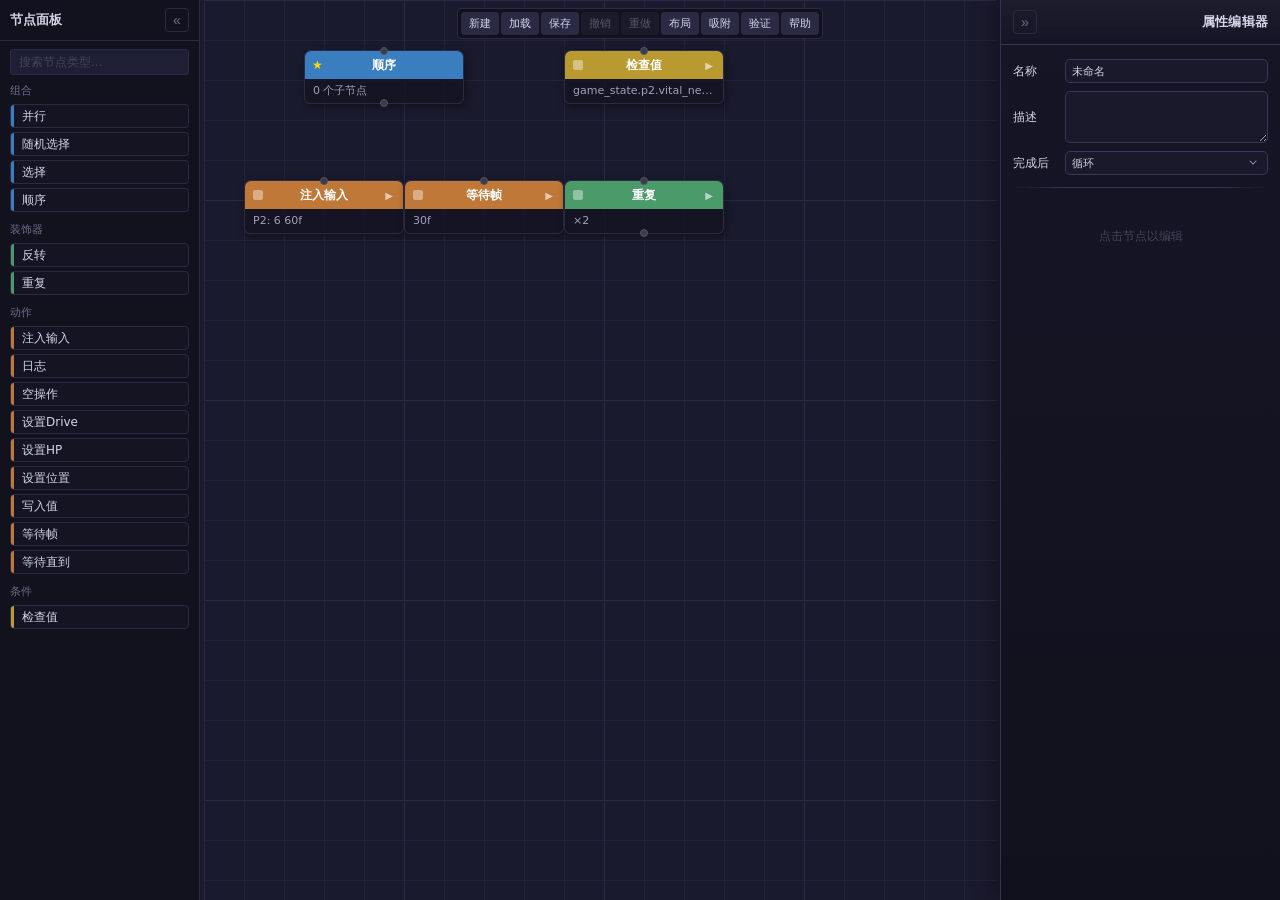
<file: reframework/data/UltimateTrainingRoom/editor/v3.html>
<!DOCTYPE html>
<html lang="zh-CN">
<head>
<meta charset="UTF-8">
<meta name="viewport" content="width=device-width, initial-scale=1.0">
<title>行为树编辑器 v3</title>
<link rel="stylesheet" href="style.css">
</head>
<body>

<div id="app">
  <!-- ===== 左面板：Node Palette ===== -->
  <div id="left-panel">
    <div class="panel-collapse-btn-collapsed" id="left-expand-btn" title="展开面板">»</div>
    <div class="panel-header">
      <span id="left-panel-title">节点面板</span>
      <button class="panel-collapse-btn" id="left-collapse-btn" title="折叠面板">«</button>
    </div>
    <div class="panel-body" id="left-panel-body">
      <input type="text" class="search-box" id="node-search" placeholder="搜索节点类型...">
      <div id="node-palette-list"></div>
    </div>
  </div>

  <!-- ===== 左分隔条 ===== -->
  <div class="divider" id="left-divider"></div>

  <!-- ===== 中央画布区 ===== -->
  <div id="canvas-area">
    <canvas id="grid-canvas"></canvas>
    <canvas id="connection-canvas"></canvas>
    <div id="node-container"></div>
    <div id="selection-rect"></div>

    <!-- 工具栏 -->
    <div id="toolbar">
      <button class="toolbar-btn" id="btn-new">新建</button>
      <button class="toolbar-btn" id="btn-load">加载</button>
      <button class="toolbar-btn" id="btn-save">保存</button>
      <button class="toolbar-btn disabled" id="btn-undo">撤销</button>
      <button class="toolbar-btn disabled" id="btn-redo">重做</button>
      <button class="toolbar-btn" id="btn-layout">布局</button>
      <button class="toolbar-btn" id="btn-snap">吸附</button>
      <button class="toolbar-btn" id="btn-validate">验证</button>
      <button class="toolbar-btn" id="btn-help">帮助</button>
    </div>
  </div>

  <!-- ===== 右分隔条 ===== -->
  <div class="divider" id="right-divider"></div>

  <!-- ===== 右面板：Properties Editor ===== -->
  <div id="right-panel">
    <div class="panel-collapse-btn-collapsed" id="right-expand-btn" title="展开面板">«</div>
    <div class="panel-header">
      <button class="panel-collapse-btn" id="right-collapse-btn" title="折叠面板">»</button>
      <span id="right-panel-title">属性编辑器</span>
    </div>
    <div class="panel-body" id="right-panel-body">
      <p class="placeholder-text" id="right-panel-placeholder">点击节点以编辑</p>
    </div>
  </div>
</div>

<div id="context-menu" class="context-menu"></div>
<div id="validation-panel" class="validation-panel">
    <div class="validation-panel-header">
    <span id="validation-title">验证问题</span>
    <button class="panel-collapse-btn" id="btn-close-validation" title="关闭">×</button>
  </div>
  <div id="validation-panel-list" class="validation-panel-list"></div>
</div>
<div id="help-overlay" class="help-overlay">
  <div class="help-dialog">
    <div class="help-dialog-header">
      <span id="help-title">快捷键帮助</span>
      <button class="panel-collapse-btn" id="btn-close-help" title="关闭">×</button>
    </div>
    <div class="help-dialog-body">
      <div class="help-key">F</div><div class="help-desc" id="help-desc-fit">适应视图</div>
      <div class="help-key">R</div><div class="help-desc" id="help-desc-root">设为 Root</div>
      <div class="help-key">Escape</div><div class="help-desc" id="help-desc-escape">取消当前操作 / 取消选中</div>
      <div class="help-key">Delete</div><div class="help-desc" id="help-desc-delete">删除选中节点或连线</div>
      <div class="help-key">Ctrl+Z</div><div class="help-desc" id="help-desc-undo">撤销</div>
      <div class="help-key">Ctrl+Shift+Z</div><div class="help-desc" id="help-desc-redo">重做</div>
      <div class="help-key">Ctrl+C / V / X</div><div class="help-desc" id="help-desc-copy">复制 / 粘贴 / 剪切</div>
      <div class="help-key">Shift+拖拽</div><div class="help-desc" id="help-desc-shift-drag">临时禁用吸附</div>
    </div>
  </div>
</div>
<div id="recovery-banner" class="recovery-banner">
  <div class="recovery-banner-text" id="recovery-banner-text">检测到未保存的树</div>
  <button class="toolbar-btn" id="btn-recover-tree">恢复</button>
  <button class="toolbar-btn" id="btn-discard-recovery">放弃</button>
</div>

<script type="module" src="js/main.js"></script>
</body>
</html>
</file>
<file: reframework/data/UltimateTrainingRoom/editor/style.css>
/* ============================================================
   CSS Variables — 色彩体系 & 全局 token
   ============================================================ */
:root {
  /* 画布 */
  --canvas-bg: #1a1a2e;
  --grid-fine: #222240;
  --grid-coarse: #2a2a45;

  /* 面板 */
  --panel-bg: #12121e;
  --panel-border: #2a2a45;

  /* 文字 */
  --text-primary: #d4d4e8;
  --text-secondary: #6c6c8a;
  --text-disabled: #44445a;

  /* 交互 */
  --accent: #5a9bf6;
  --danger: #e05555;

  /* 类别色 */
  --cat-composite: #3a7ebf;
  --cat-decorator: #4a9a6a;
  --cat-action: #c07838;
  --cat-condition: #b89a30;

  /* 控件 */
  --btn-bg: #2a2a45;
  --btn-hover: #3a3a55;
  --input-bg: #1e1e34;
  --input-border: #2a2a45;

  /* 圆角 */
  --radius-node: 6px;
  --radius-btn: 4px;
  --radius-input: 3px;
  --radius-popup: 8px;

  /* 字体 */
  --font: 'Segoe UI', system-ui, sans-serif;
}

/* ============================================================
   Reset & Base
   ============================================================ */
*, *::before, *::after { margin: 0; padding: 0; box-sizing: border-box; }

html, body {
  width: 100%; height: 100%;
  overflow: hidden;
  font-family: var(--font);
  font-size: 12px;
  color: var(--text-primary);
  background: var(--canvas-bg);
  user-select: none;
}

/* ============================================================
   Layout — 三栏 flex
   ============================================================ */
#app {
  display: flex;
  width: 100%; height: 100%;
}

/* ---------- 左面板 ---------- */
#left-panel {
  width: 200px;
  min-width: 0;
  background: var(--panel-bg);
  border-right: 1px solid var(--panel-border);
  display: flex;
  flex-direction: column;
  overflow: hidden;
  position: relative;
  flex-shrink: 0;
}

#left-panel.collapsed { width: 0 !important; border-right: none; overflow: visible; }
#left-panel.collapsed > *:not(.panel-collapse-btn-collapsed) { display: none; }

/* ---------- 分隔条 ---------- */
.divider {
  width: 4px;
  cursor: col-resize;
  background: transparent;
  flex-shrink: 0;
  position: relative;
  z-index: 10;
}
.divider.active { background: #3a5a8f; }

/* ---------- 中央画布区 ---------- */
#canvas-area {
  flex: 1;
  position: relative;
  overflow: hidden;
  background: var(--canvas-bg);
}

#grid-canvas {
  position: absolute;
  top: 0; left: 0;
  width: 100%; height: 100%;
  z-index: 0;
}

#node-container {
  position: absolute;
  top: 0; left: 0;
  width: 0; height: 0;
  z-index: 1;
  transform-origin: 0 0;
}

#connection-canvas {
  position: absolute;
  top: 0; left: 0;
  width: 100%; height: 100%;
  z-index: 0;
  pointer-events: none;
}

#selection-rect {
  position: absolute;
  display: none;
  border: 1px solid rgba(90,155,246,0.9);
  background: rgba(90,155,246,0.16);
  box-shadow: inset 0 0 0 1px rgba(255,255,255,0.08);
  pointer-events: none;
  z-index: 5;
}

/* ---------- 右面板 ---------- */
#right-panel {
  width: 280px;
  min-width: 0;
  background: linear-gradient(180deg, #151526 0%, #11111d 100%);
  border-left: 1px solid #323252;
  box-shadow: -8px 0 20px rgba(0,0,0,0.28);
  display: flex;
  flex-direction: column;
  overflow: hidden;
  position: relative;
  flex-shrink: 0;
}

#right-panel.collapsed { width: 0 !important; border-left: none; overflow: visible; }
#right-panel.collapsed > *:not(.panel-collapse-btn-collapsed) { display: none; }

#right-panel .panel-header {
  padding: 10px 12px;
  border-bottom: 1px solid #343456;
  background: linear-gradient(180deg, rgba(255,255,255,0.03) 0%, rgba(255,255,255,0) 100%);
}

#right-panel-title {
  letter-spacing: 0.2px;
}

#right-panel .panel-body {
  padding: 12px;
}

#right-panel .panel-body::-webkit-scrollbar {
  width: 6px;
}

#right-panel .panel-body::-webkit-scrollbar-thumb {
  background: #35355a;
  border-radius: 4px;
}

#right-panel .panel-body::-webkit-scrollbar-thumb:hover {
  background: #43436b;
}

.panel-header {
  display: flex;
  align-items: center;
  justify-content: space-between;
  padding: 8px 10px;
  border-bottom: 1px solid var(--panel-border);
  font-size: 13px;
  font-weight: bold;
  flex-shrink: 0;
}

.panel-collapse-btn {
  background: none;
  border: 1px solid var(--panel-border);
  color: var(--text-secondary);
  cursor: pointer;
  font-size: 14px;
  width: 24px; height: 24px;
  display: flex;
  align-items: center;
  justify-content: center;
  border-radius: var(--radius-btn);
  flex-shrink: 0;
}
.panel-collapse-btn:hover { background: var(--btn-hover); color: var(--text-primary); }

/* 折叠后的展开按钮 — 贴在分隔条旁 */
.panel-collapse-btn-collapsed {
  display: none;
  position: absolute;
  top: 8px;
  background: var(--panel-bg);
  border: 1px solid var(--panel-border);
  color: var(--text-secondary);
  cursor: pointer;
  font-size: 14px;
  width: 24px; height: 24px;
  align-items: center;
  justify-content: center;
  border-radius: var(--radius-btn);
  z-index: 20;
}
.panel-collapse-btn-collapsed:hover { background: var(--btn-hover); color: var(--text-primary); }

#left-panel.collapsed .panel-collapse-btn-collapsed {
  display: flex;
  right: -28px;
}
#right-panel.collapsed .panel-collapse-btn-collapsed {
  display: flex;
  left: -28px;
}

.panel-body {
  flex: 1;
  overflow-y: auto;
  padding: 8px 10px;
}

.panel-body::-webkit-scrollbar { width: 5px; }
.panel-body::-webkit-scrollbar-track { background: transparent; }
.panel-body::-webkit-scrollbar-thumb { background: var(--panel-border); border-radius: 3px; }
.panel-body::-webkit-scrollbar-thumb:hover { background: var(--btn-hover); }

/* ============================================================
   工具栏 — 画布上方居中浮动
   ============================================================ */
#toolbar {
  position: fixed;
  top: 8px;
  left: 50%;
  transform: translateX(-50%);
  z-index: 100;
  display: flex;
  gap: 2px;
  background: var(--panel-bg);
  border: 1px solid var(--panel-border);
  border-radius: var(--radius-btn);
  padding: 3px;
}

.toolbar-btn {
  background: var(--btn-bg);
  border: none;
  color: var(--text-primary);
  cursor: pointer;
  font-family: var(--font);
  font-size: 11px;
  padding: 4px 8px;
  border-radius: var(--radius-btn);
  white-space: nowrap;
}
.toolbar-btn:hover { background: var(--btn-hover); }
.toolbar-btn:active { background: var(--accent); color: #fff; }
.toolbar-btn.disabled {
  opacity: 0.35;
  cursor: pointer;
}

/* ============================================================
   右面板内容占位
   ============================================================ */
.placeholder-text {
  color: var(--text-disabled);
  text-align: center;
  margin-top: 40px;
  font-size: 12px;
}

/* ============================================================
   搜索框
   ============================================================ */
.search-box {
  width: 100%;
  padding: 5px 8px;
  background: var(--input-bg);
  border: 1px solid var(--input-border);
  border-radius: var(--radius-input);
  color: var(--text-primary);
  font-family: var(--font);
  font-size: 12px;
  outline: none;
  margin-bottom: 8px;
}
.search-box::placeholder { color: var(--text-disabled); }
.search-box:focus { border-color: var(--accent); }

.palette-group {
  margin-bottom: 10px;
}

.palette-group-title {
  font-size: 11px;
  color: var(--text-secondary);
  margin-bottom: 6px;
}

.palette-item {
  display: grid;
  grid-template-columns: 3px 1fr;
  align-items: center;
  min-height: 24px;
  margin-bottom: 4px;
  background: rgba(22, 22, 36, 0.72);
  border: 1px solid #2a2a45;
  border-radius: 4px;
  cursor: pointer;
  overflow: hidden;
}

.palette-item:hover {
  border-color: #4a4a68;
  background: rgba(28, 28, 44, 0.88);
}

.palette-item-strip {
  align-self: stretch;
}

.palette-item-name {
  padding: 0 8px;
  font-size: 12px;
  color: var(--text-primary);
}

.palette-drag-preview {
  position: fixed;
  width: 160px;
  height: 28px;
  border-radius: 6px;
  box-shadow: 2px 6px 14px rgba(0,0,0,0.45);
  overflow: hidden;
  pointer-events: none;
  z-index: 200;
  opacity: 0.82;
}

.palette-drag-preview-title {
  height: 100%;
  display: flex;
  align-items: center;
  justify-content: center;
  color: #fff;
  font-size: 12px;
  font-weight: bold;
}

/* ============================================================
   右键菜单
   ============================================================ */
.context-menu {
  position: fixed;
  min-width: 180px;
  background: #1c1c2f;
  border: 1px solid #343453;
  border-radius: 6px;
  box-shadow: 0 10px 24px rgba(0,0,0,0.4);
  padding: 4px;
  z-index: 300;
  display: none;
}

.context-menu.open {
  display: block;
}

.context-menu-item {
  position: relative;
  display: flex;
  align-items: center;
  justify-content: space-between;
  gap: 12px;
  min-height: 24px;
  padding: 0 8px;
  border-radius: 4px;
  color: var(--text-primary);
  font-size: 11px;
  cursor: pointer;
  white-space: nowrap;
}

.context-menu-item:hover {
  background: rgba(90,155,246,0.16);
}

.context-menu-item.disabled {
  color: var(--text-disabled);
  cursor: default;
}

.context-menu-item.disabled:hover {
  background: transparent;
}

.context-menu-separator {
  height: 1px;
  margin: 4px 2px;
  background: #31314b;
}

.context-menu-arrow {
  color: var(--text-secondary);
}

.context-submenu {
  position: absolute;
  top: 0;
  left: 100%;
  min-width: 180px;
  background: #1c1c2f;
  border: 1px solid #343453;
  border-radius: 6px;
  box-shadow: 0 10px 24px rgba(0,0,0,0.4);
  padding: 4px;
  display: none;
}

.context-menu-item:hover > .context-submenu {
  display: block;
}

/* ============================================================
   节点 — HTML div 渲染
   ============================================================ */
.bt-node {
  position: absolute;
  width: 160px;
  border-radius: var(--radius-node);
  border: 1px solid var(--panel-border);
  box-shadow: 2px 3px 8px rgba(0,0,0,0.4);
  cursor: default;
  font-family: var(--font);
  transition: box-shadow 0.15s;
}
.bt-node:hover {
  border-color: #505068;
  box-shadow: 3px 5px 16px rgba(0,0,0,0.6), 0 0 4px rgba(90,155,246,0.15);
}
.bt-node.selected {
  border-color: color-mix(in srgb, var(--node-cat-color, var(--accent)) 72%, #ffffff 28%);
  box-shadow: 0 0 0 1px color-mix(in srgb, var(--node-cat-color, var(--accent)) 55%, transparent), 0 0 8px 2px var(--node-cat-color, var(--accent));
}
.bt-node.multi-selected {
  border-color: color-mix(in srgb, var(--node-cat-color, var(--accent)) 55%, #ffffff 12%);
  box-shadow: 0 0 0 1px color-mix(in srgb, var(--node-cat-color, var(--accent)) 35%, transparent), 0 0 5px 1px rgba(90,155,246,0.22);
}
.bt-node.connection-valid-node {
  border-color: color-mix(in srgb, var(--node-cat-color, var(--accent)) 75%, #ffffff 25%);
  box-shadow: 0 0 0 1px color-mix(in srgb, var(--node-cat-color, var(--accent)) 45%, transparent), 0 0 10px 2px color-mix(in srgb, var(--node-cat-color, var(--accent)) 65%, transparent);
}

.bt-node-validation {
  position: absolute;
  right: -6px;
  top: -6px;
  width: 0;
  height: 0;
  border-left: 8px solid transparent;
  border-right: 8px solid transparent;
  border-bottom: 14px solid #d9aa33;
  filter: drop-shadow(0 0 4px rgba(0,0,0,0.45));
  display: none;
}

.bt-node-validation.error {
  border-bottom-color: #d05757;
}

.bt-node.has-validation .bt-node-validation {
  display: block;
}

/* ============================================================
   验证面板
   ============================================================ */
.validation-panel {
  position: fixed;
  right: 20px;
  bottom: 20px;
  width: 300px;
  max-height: 320px;
  display: none;
  flex-direction: column;
  background: rgba(28, 28, 47, 0.98);
  border: 1px solid #343453;
  border-radius: 8px;
  box-shadow: 0 12px 28px rgba(0,0,0,0.36);
  z-index: 260;
  overflow: hidden;
}

.validation-panel.open {
  display: flex;
}

.validation-panel-header {
  display: flex;
  align-items: center;
  justify-content: space-between;
  padding: 8px 10px;
  border-bottom: 1px solid var(--panel-border);
  font-size: 12px;
  font-weight: bold;
}

.validation-panel-list {
  overflow-y: auto;
  padding: 6px;
  display: flex;
  flex-direction: column;
  gap: 4px;
}

.validation-item {
  padding: 6px 8px;
  border: 1px solid #31314b;
  border-radius: 6px;
  background: rgba(22, 22, 36, 0.72);
  cursor: pointer;
}

.validation-item:hover {
  border-color: #4a4a68;
}

.validation-item-title {
  font-size: 11px;
  color: var(--text-primary);
}

.validation-item-meta {
  margin-top: 2px;
  font-size: 10px;
  color: var(--text-secondary);
}

.validation-item.error {
  border-color: rgba(208,87,87,0.35);
}

.validation-item.warning {
  border-color: rgba(217,170,51,0.35);
}

/* ============================================================
   帮助弹窗
   ============================================================ */
.help-overlay {
  position: fixed;
  inset: 0;
  background: rgba(8, 10, 18, 0.62);
  display: none;
  align-items: center;
  justify-content: center;
  z-index: 280;
}

.help-overlay.open {
  display: flex;
}

.help-dialog {
  width: 420px;
  max-width: calc(100vw - 32px);
  background: rgba(28, 28, 47, 0.98);
  border: 1px solid #343453;
  border-radius: 8px;
  box-shadow: 0 12px 28px rgba(0,0,0,0.36);
  overflow: hidden;
}

.help-dialog-header {
  display: flex;
  align-items: center;
  justify-content: space-between;
  padding: 10px 12px;
  border-bottom: 1px solid var(--panel-border);
  font-size: 12px;
  font-weight: bold;
}

.help-dialog-body {
  padding: 10px 12px;
  display: grid;
  grid-template-columns: 120px 1fr;
  gap: 8px 12px;
  font-size: 11px;
}

.help-key {
  color: var(--text-primary);
}

.help-desc {
  color: var(--text-secondary);
}

/* ============================================================
   节点状态
   ============================================================ */
.bt-node.disabled {
  filter: grayscale(0.75);
}

/* 标题栏 */
.bt-node-title {
  height: 28px;
  display: flex;
  align-items: center;
  justify-content: center;
  padding: 0 8px;
  border-radius: var(--radius-node) var(--radius-node) 0 0;
  background: var(--node-cat-color, var(--accent));
  font-size: 12px;
  font-weight: bold;
  color: #fff;
  position: relative;
  cursor: default;
}
.bt-node.selected .bt-node-title {
  filter: brightness(1.15);
}

/* 标题图标（左侧绝对定位）— 用于激活/关闭节点 */
.bt-node-icon {
  position: absolute;
  left: 8px;
  top: 50%;
  transform: translateY(-50%);
  width: 10px; height: 10px;
  border-radius: 2px;
  background: rgba(255,255,255,0.4);
  cursor: pointer;
}
.bt-node-icon:hover { background: rgba(255,255,255,0.7); }
.bt-node.disabled .bt-node-icon {
  background: rgba(0,0,0,0.28);
  box-shadow: inset 0 0 0 1px rgba(255,255,255,0.18);
}

/* Root 节点：隐藏小方块，显示 ★ */
.bt-node.is-root .bt-node-icon { display: none; }

/* Root 标记（左侧绝对定位，与小方块同位置） */
.bt-node-root-mark {
  display: none;
  position: absolute;
  left: 7px;
  top: 50%;
  transform: translateY(-50%);
  font-size: 12px;
  color: #ffd700;
}
.bt-node.is-root .bt-node-root-mark { display: block; }

/* 标题文字（居中） */
.bt-node-name {
  overflow: hidden;
  text-overflow: ellipsis;
  white-space: nowrap;
  text-align: center;
}

/* 三角展开图标（右侧绝对定位） */
.bt-node-toggle {
  position: absolute;
  right: 6px;
  top: 50%;
  transform: translateY(-50%);
  font-size: 10px;
  color: rgba(255,255,255,0.6);
  cursor: pointer;
  width: 16px;
  text-align: center;
}
.bt-node-toggle:hover { color: #fff; }
.bt-node-toggle.hidden { display: none; }

/* 摘要区 */
.bt-node-summary {
  padding: 3px 8px;
  font-size: 11px;
  color: #a0a0be;
  background: rgba(18, 18, 30, 0.7);
  border-radius: 0 0 var(--radius-node) var(--radius-node);
  min-height: 18px;
  line-height: 18px;
  overflow: hidden;
  text-overflow: ellipsis;
  white-space: nowrap;
}

/* 展开区（属性编辑） */
.bt-node-props {
  padding: 4px 8px 6px;
  background: rgba(18, 18, 30, 0.7);
  border-radius: 0 0 var(--radius-node) var(--radius-node);
  display: none;
}
.bt-node.expanded .bt-node-props { display: block; }
.bt-node.expanded .bt-node-summary { display: none; }

.bt-node-prop-row {
  display: flex;
  align-items: center;
  min-height: 24px;
  gap: 6px;
  font-size: 11px;
  margin-top: 4px;
}
.bt-node-prop-label {
  color: var(--text-secondary);
  width: 52px;
  flex-shrink: 0;
  text-align: right;
  overflow: hidden;
  text-overflow: ellipsis;
  white-space: nowrap;
}
.bt-node-prop-input {
  flex: 1;
  min-width: 0;
  height: 20px;
  padding: 2px 6px;
  background: rgba(24, 24, 38, 0.95);
  border: 1px solid #30304a;
  border-radius: var(--radius-input);
  color: var(--text-primary);
  font-family: var(--font);
  font-size: 11px;
  outline: none;
}
.bt-node-prop-input[type="number"] {
  appearance: textfield;
  -moz-appearance: textfield;
}
.bt-node-prop-input[type="number"]::-webkit-outer-spin-button,
.bt-node-prop-input[type="number"]::-webkit-inner-spin-button {
  -webkit-appearance: none;
  margin: 0;
}
.bt-node-prop-input:hover { border-color: #40405f; }
.bt-node-prop-input:focus {
  border-color: var(--accent);
  box-shadow: 0 0 0 1px rgba(90,155,246,0.18);
}

.bt-node-prop-select {
  position: relative;
  flex: 1;
  min-width: 0;
}

.bt-node-prop-select-btn {
  width: 100%;
  height: 20px;
  padding: 2px 24px 2px 6px;
  background: rgba(24, 24, 38, 0.95);
  border: 1px solid #30304a;
  border-radius: var(--radius-input);
  color: var(--text-primary);
  font-family: var(--font);
  font-size: 11px;
  text-align: left;
  cursor: pointer;
  position: relative;
}

.bt-node-prop-select-btn::before,
.bt-node-prop-select-btn::after {
  content: '';
  position: absolute;
  right: 10px;
  top: 50%;
  width: 5px;
  height: 1px;
  background: #8f96b8;
  transform-origin: center;
}

.bt-node-prop-select-btn::before {
  transform: translateY(-1px) rotate(45deg);
  right: 13px;
}

.bt-node-prop-select-btn::after {
  transform: translateY(-1px) rotate(-45deg);
  right: 10px;
}

.bt-node-prop-select:hover .bt-node-prop-select-btn {
  border-color: #40405f;
}

.bt-node-prop-select.open .bt-node-prop-select-btn,
.bt-node-prop-select-btn:focus {
  border-color: var(--accent);
  box-shadow: 0 0 0 1px rgba(90,155,246,0.18);
}

.bt-node-prop-select-menu {
  display: none;
  position: absolute;
  top: calc(100% + 4px);
  left: 0;
  right: 0;
  background: #202033;
  border: 1px solid #3b4663;
  border-radius: 4px;
  box-shadow: 0 10px 20px rgba(0,0,0,0.35);
  overflow: hidden;
  z-index: 50;
}

.bt-node-prop-select.open .bt-node-prop-select-menu {
  display: block;
}

.bt-node-prop-select-option {
  display: block;
  width: 100%;
  padding: 5px 8px;
  background: transparent;
  border: none;
  color: var(--text-primary);
  font-family: var(--font);
  font-size: 11px;
  text-align: left;
  cursor: pointer;
}

.bt-node-prop-select-option.active {
  background: rgba(90,155,246,0.10);
}

.bt-node-prop-select-option:hover,
.bt-node-prop-select-option:focus-visible {
  background: rgba(90,155,246,0.20);
}

.bt-node-prop-checkbox {
  width: 14px;
  height: 14px;
  margin: 0;
  accent-color: var(--accent);
}

/* 端口 — 外层为扩大的点击/悬停区域，内层伪元素为可见圆点 */
.bt-port {
  position: absolute;
  left: 50%;
  width: 20px; height: 20px;
  margin-left: -10px;
  border-radius: 50%;
  background: transparent;
  z-index: 2;
  cursor: crosshair;
}
.bt-port::after {
  content: '';
  position: absolute;
  top: 50%; left: 50%;
  width: 8px; height: 8px;
  margin: -4px 0 0 -4px;
  border-radius: 50%;
  background: #3a3a55;
  border: 1.5px solid #555;
  transition: transform 0.1s, background 0.1s, box-shadow 0.1s;
}
.bt-port:hover::after {
  transform: scale(1.3);
  background: var(--node-cat-color, var(--accent));
  box-shadow: 0 0 6px 2px var(--node-cat-color, var(--accent));
}
.bt-port-in { top: -10px; }
.bt-port-out { bottom: -10px; }
.bt-port.connection-valid::after {
  background: var(--node-cat-color, var(--accent));
  border-color: rgba(255,255,255,0.45);
  box-shadow: 0 0 0 1px rgba(255,255,255,0.18), 0 0 8px 2px var(--node-cat-color, var(--accent));
  animation: port-pulse 0.9s ease-in-out infinite;
}

@keyframes port-pulse {
  0%, 100% { transform: scale(1); }
  50% { transform: scale(1.22); }
}

/* ============================================================
   右侧 Inspector 面板
   ============================================================ */
.inspector-node-section {
  display: flex;
  flex-direction: column;
  gap: 10px;
  padding-top: 10px;
}

.inspector-node-section-multi {
  padding-top: 10px;
}

.inspector-top {
  display: flex;
  align-items: flex-start;
  justify-content: space-between;
  gap: 16px;
}

.inspector-tree {
  display: flex;
  flex-direction: column;
  gap: 8px;
  padding: 2px 0 0;
}

.inspector-section-divider {
  height: 1px;
  background: linear-gradient(90deg, transparent 0%, #333356 20%, #333356 80%, transparent 100%);
  margin: 4px 0 0;
}

.inspector-divider {
  height: 1px;
  background: linear-gradient(90deg, transparent 0%, #333356 20%, #333356 80%, transparent 100%);
  margin: 2px 0;
}

.inspector-meta {
  display: grid;
  grid-template-columns: 3px 1fr;
  grid-template-rows: repeat(3, minmax(18px, auto));
  row-gap: 8px;
  column-gap: 10px;
  align-content: space-between;
  min-height: 88px;
  padding: 2px 0 1px 4px;
}

.inspector-category-bar {
  grid-column: 1;
  grid-row: 1 / 4;
  width: 3px;
  border-radius: 999px;
  align-self: stretch;
  opacity: 0.95;
}

.inspector-type {
  grid-column: 2;
  grid-row: 1;
  font-size: 20px;
  font-weight: bold;
  color: var(--text-primary);
  line-height: 1.2;
  align-self: center;
}

.inspector-category,
.inspector-id,
.inspector-note {
  color: var(--text-secondary);
  line-height: 1.45;
}

.inspector-category {
  grid-column: 2;
  grid-row: 3;
  display: flex;
  align-items: center;
  gap: 6px;
  font-size: 14px;
  align-self: center;
}

.inspector-id {
  grid-column: 2;
  grid-row: 2;
  color: #72789c;
  font-size: 13px;
  line-height: 1.35;
  align-self: center;
}

.inspector-meta-multi {
  display: block;
}

.inspector-control-stack {
  display: flex;
  flex-direction: column;
  align-items: stretch;
  gap: 7px;
  min-width: 96px;
  padding-top: 0;
}

.inspector-status-line {
  display: flex;
  align-items: center;
  justify-content: flex-start;
  gap: 8px;
}

.inspector-label {
  color: #8f96ba;
  font-size: 11px;
  text-transform: uppercase;
  letter-spacing: 0.55px;
}

.inspector-section-title {
  color: #8f96ba;
  font-size: 11px;
  text-transform: uppercase;
  letter-spacing: 0.55px;
  display: block;
  padding-left: 0;
  margin: 0 0 2px 0;
}

.inspector-value {
  color: var(--text-primary);
}

.inspector-row {
  display: flex;
  align-items: center;
  justify-content: space-between;
  gap: 12px;
  min-height: 26px;
  padding: 2px 0;
}

.inspector-status {
  display: inline-flex;
  align-items: center;
  gap: 8px;
  margin-left: 0;
}

.inspector-toggle {
  width: 84px;
  height: 26px;
  border: 1px solid #425276;
  border-radius: 6px;
  background: linear-gradient(180deg, #2a2a43 0%, #23233a 100%);
  position: relative;
  cursor: pointer;
  display: flex;
  align-items: center;
  justify-content: flex-end;
  padding: 0 8px;
  transition: background 0.15s ease, border-color 0.15s ease, box-shadow 0.15s ease;
}

.inspector-toggle::before {
  content: '';
  position: absolute;
  top: 6px;
  left: 8px;
  width: 26px;
  height: 12px;
  border-radius: 999px;
  background: #27344d;
  border: 1px solid #4b5c80;
}

.inspector-toggle::after {
  content: '';
  position: absolute;
  top: 8px;
  left: 10px;
  width: 8px;
  height: 8px;
  border-radius: 50%;
  background: #d4d4e8;
  transition: transform 0.15s ease;
}

.inspector-toggle-label {
  color: var(--text-primary);
  font-family: var(--font);
  font-size: 11px;
  line-height: 1;
}

.inspector-toggle.on {
  background: linear-gradient(180deg, #2f5fa0 0%, #2a5490 100%);
  border-color: #5a9bf6;
  box-shadow: 0 0 0 1px rgba(90,155,246,0.2);
}

.inspector-toggle.on::before {
  background: #345f96;
  border-color: #79adff;
}

.inspector-toggle.on::after {
  transform: translateX(16px);
}

.inspector-toggle:disabled {
  cursor: not-allowed;
  opacity: 0.45;
}

.inspector-status-text {
  min-width: 24px;
  text-align: right;
}

.inspector-root {
  color: #ffd700;
}

.inspector-props {
  display: flex;
  flex-direction: column;
  gap: 6px;
}

.inspector-props .inspector-prop-row {
  display: grid;
  grid-template-columns: auto 1fr;
  gap: 6px;
  align-items: center;
}

.inspector-props .inspector-prop-label {
  color: #8b91b3;
  text-align: left;
  font-size: 11px;
  white-space: nowrap;
}

.inspector-empty {
  color: var(--text-disabled);
  font-size: 11px;
}

.inspector-tree,
.inspector-node-actions,
.inspector-children {
  display: flex;
  flex-direction: column;
  gap: 8px;
  position: relative;
}

.inspector-field {
  display: grid;
  grid-template-columns: 62px 1fr;
  gap: 10px;
  align-items: center;
}

.inspector-tree .inspector-field {
  grid-template-columns: 44px 1fr;
  gap: 8px;
}

.inspector-tree .inspector-prop-label {
  text-align: left;
}

.inspector-textarea {
  min-height: 52px;
  resize: vertical;
  padding-top: 5px;
  padding-bottom: 5px;
}

.inspector-btn-row {
  display: flex;
  gap: 8px;
}

.inspector-btn-col {
  display: flex;
  flex-direction: column;
  gap: 8px;
}

.inspector-btn-col .inspector-btn,
.inspector-status-line .inspector-toggle {
  width: 84px;
}

.inspector-btn {
  height: 26px;
  min-width: 0;
  padding: 0 8px;
  background: linear-gradient(180deg, #2a2a43 0%, #23233a 100%);
  border: 1px solid #425276;
  border-radius: 6px;
  color: var(--text-primary);
  font-family: var(--font);
  font-size: 11px;
  cursor: pointer;
  transition: background 0.12s ease, border-color 0.12s ease, transform 0.12s ease;
}

.inspector-btn:hover {
  border-color: #575784;
  background: linear-gradient(180deg, #323251 0%, #2a2a45 100%);
  transform: translateY(-1px);
}

.inspector-btn:disabled {
  opacity: 0.45;
  cursor: not-allowed;
}

.inspector-btn.danger {
  border-color: rgba(224,85,85,0.45);
  color: #f3bebe;
}

.inspector-btn.danger:hover {
  border-color: rgba(224,85,85,0.68);
  background: linear-gradient(180deg, #412631 0%, #37202a 100%);
}

.inspector-child-item {
  position: relative;
  display: grid;
  grid-template-columns: 18px 1fr auto;
  gap: 8px;
  align-items: center;
  min-height: 30px;
  padding: 0 8px;
  background: linear-gradient(180deg, rgba(27,27,44,0.92) 0%, rgba(22,22,36,0.92) 100%);
  border: 1px solid #343456;
  border-radius: 6px;
  cursor: grab;
}

.inspector-child-item:hover {
  border-color: #4a4a72;
  background: linear-gradient(180deg, rgba(33,33,53,0.95) 0%, rgba(25,25,41,0.95) 100%);
}

.inspector-child-item.dragging {
  opacity: 0.45;
}

.inspector-drop-line {
  display: none;
  position: absolute;
  left: 0;
  right: 0;
  height: 3px;
  background: var(--accent);
  pointer-events: none;
  box-shadow: 0 0 6px rgba(90,155,246,0.35);
  border-radius: 999px;
  z-index: 5;
}

.dragging-children,
.dragging-children * {
  cursor: grabbing !important;
}

.inspector-child-strip {
  width: 3px;
  height: 16px;
  border-radius: 999px;
  margin-left: 5px;
}

.inspector-child-main {
  min-width: 0;
  display: flex;
  flex-direction: column;
  gap: 2px;
}

.inspector-child-name {
  overflow: hidden;
  text-overflow: ellipsis;
  white-space: nowrap;
  color: var(--text-primary);
}

.inspector-child-meta {
  color: var(--text-disabled);
  font-size: 10px;
}

.inspector-child-actions {
  display: flex;
  gap: 4px;
}

.inspector-icon-btn {
  width: 18px;
  height: 18px;
  padding: 0;
  background: transparent;
  border: 1px solid #30304a;
  border-radius: 3px;
  color: var(--text-secondary);
  font-family: var(--font);
  font-size: 10px;
  cursor: pointer;
}

.inspector-icon-btn:hover {
  border-color: #4a4a68;
  color: var(--text-primary);
}

.inspector-icon-btn:disabled {
  opacity: 0.35;
  cursor: not-allowed;
}

#right-panel .bt-node-prop-input,
#right-panel .bt-node-prop-select-btn {
  height: 24px;
  border-radius: 5px;
  border-color: #38385b;
  background: #19192b;
}

#right-panel .bt-node-prop-input:hover,
#right-panel .bt-node-prop-select:hover .bt-node-prop-select-btn {
  border-color: #4d4d75;
}

#right-panel .bt-node-prop-input:focus,
#right-panel .bt-node-prop-select.open .bt-node-prop-select-btn,
#right-panel .bt-node-prop-select-btn:focus {
  border-color: #6ca8ff;
  box-shadow: 0 0 0 2px rgba(90,155,246,0.18);
}

#right-panel .bt-node-prop-select-menu {
  border-radius: 6px;
  border-color: #3a3a5d;
  box-shadow: 0 10px 18px rgba(0,0,0,0.38);
}

.recovery-banner {
  position: fixed;
  top: 44px;
  left: 50%;
  transform: translateX(-50%);
  z-index: 250;
  display: none;
  align-items: center;
  gap: 8px;
  padding: 6px 8px;
  background: rgba(28, 28, 47, 0.96);
  border: 1px solid #343453;
  border-radius: 6px;
  box-shadow: 0 10px 24px rgba(0,0,0,0.32);
}

.recovery-banner.open {
  display: flex;
}

.recovery-banner-text {
  color: var(--text-primary);
  font-size: 11px;
}
</file>
